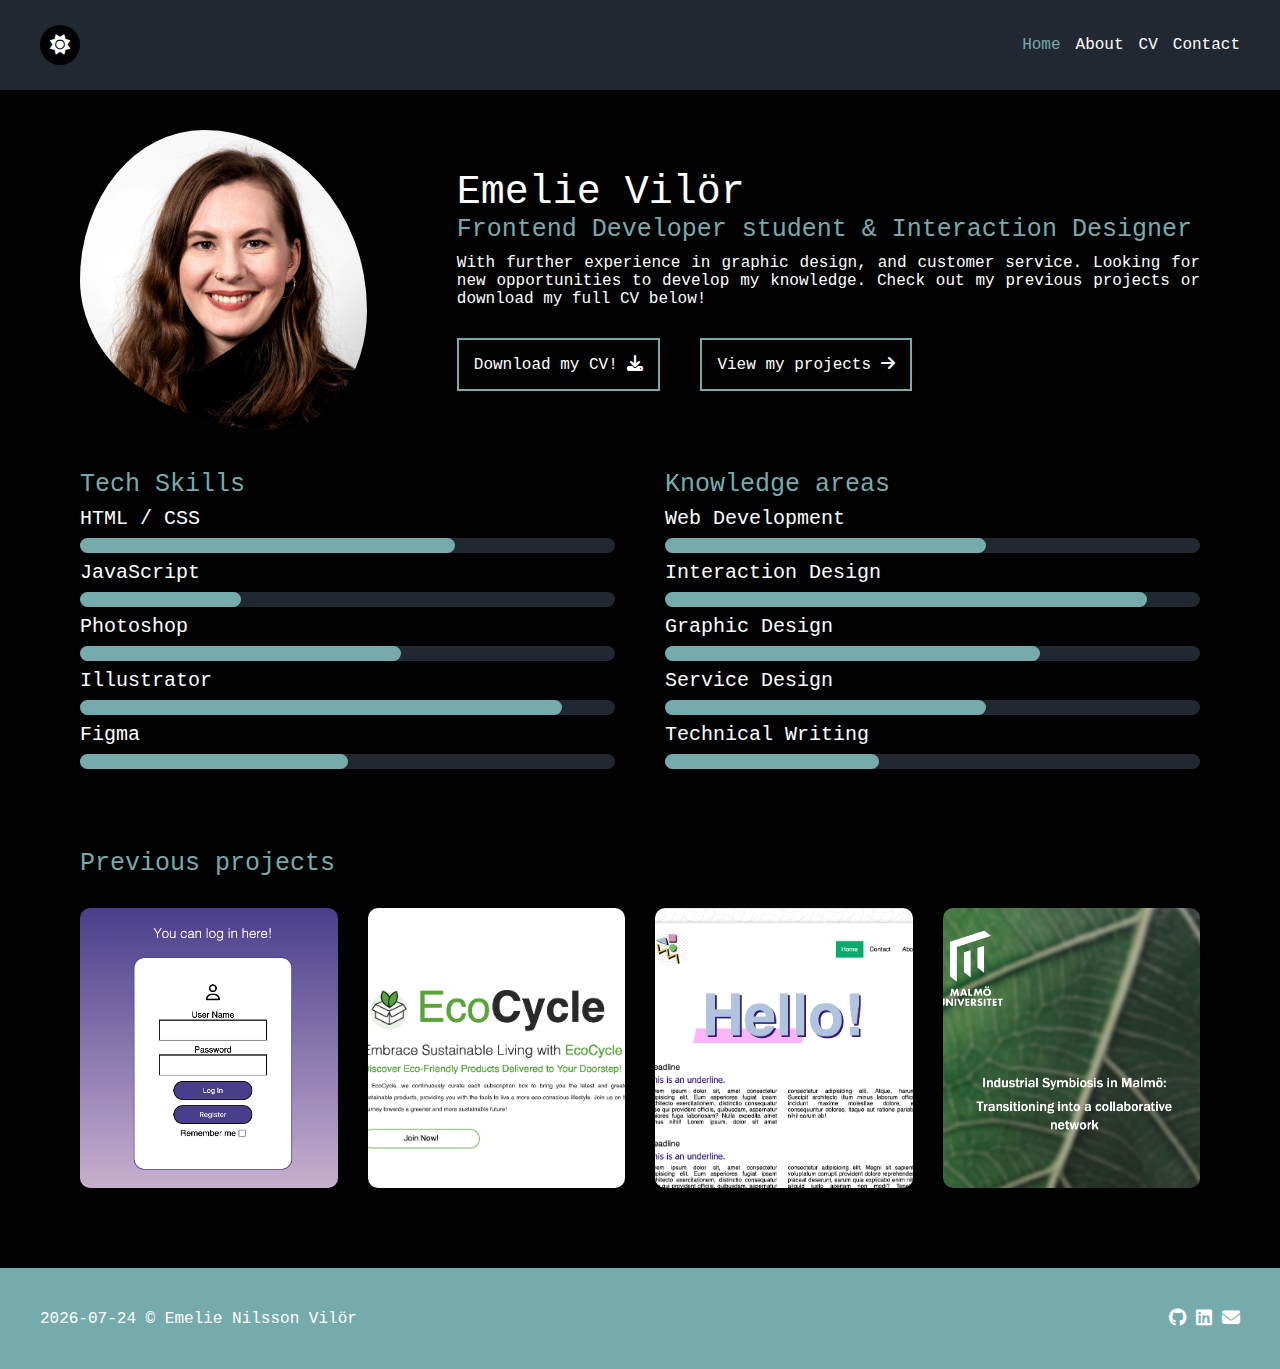
<file: index.html>
<!DOCTYPE html>
<html lang="en">
  <head>
    <meta charset="UTF-8" />
    <title>Inlämningsuppgift 3</title>

    <link rel="stylesheet" href="https://cdnjs.cloudflare.com/ajax/libs/font-awesome/6.7.2/css/all.min.css" 
    integrity="sha512-Evv84Mr4kqVGRNSgIGL/F/aIDqQb7xQ2vcrdIwxfjThSH8CSR7PBEakCr51Ck+w+/U6swU2Im1vVX0SVk9ABhg==" 
    crossorigin="anonymous" referrerpolicy="no-referrer" />

    <link rel="stylesheet" href="/style.css" />
  </head>
  <body>
    <nav class="top-nav">
      <button class="modeBtn"><i class="top-logo fa-solid fa-sun"></i>
        <i class=" top-logo2 fa-solid fa-moon"></i></button>
      
      <i class="menu-icon fa fa-bars"></i>

      <ul class="menu">
        <li><a class= "menu-item active" href="/index.html">Home</a></li>
        <li><a class= "menu-item" href="/about.html">About</a></li>
        <li> <a class= "menu-item" href="/cv.html">CV</a></li>
        <li><a class= "menu-item" href="/contact.html">Contact</a></li>
      </ul>


    </nav>

    <header>
      <img
        class="ProfilePicture"
        src="/images/4.jpg"
        alt="ProfilePicture"
      />

      <div class="AboutMe">
        <h1>Emelie Vilör</h1>
        <h4>Frontend Developer student & Interaction Designer</h4>
        <p>With further experience in graphic design, and customer service.
          Looking for new opportunities to develop my knowledge.
          Check out my previous projects or download my full CV below!</p>
<div class="buttons">
          <a id="cvBtn" href="/documents/CV_2025.pdf" download="CV2025">Download my CV! <i class="fa-solid fa-download"></i></a>
          <a href="#" id="projectsBtn">View my projects <i class="fa-solid fa-arrow-right"></i></a>

        </div>
      </div>
    </header>

    <main>  

<div class="skills-container">
    <div class="tech-skills">
        <h4>Tech Skills</h4>
        <h2>HTML / CSS</h2>
        <div class="line line1"></div>
        <h2>JavaScript</h2>
        <div class="line line2"></div>
        <h2>Photoshop</h2>
        <div class="line line3"></div>
        <h2>Illustrator</h2>
        <div class="line line4"></div>
        <h2>Figma</h2>
        <div class="line line5"></div>
    </div>

    <div class="knowledge-areas">
      <h4>Knowledge areas</h4>

      <h2>Web Development</h2>
      <div class="line line6"></div>
      <h2>Interaction Design</h2>
      <div class="line line7"></div>
      <h2>Graphic Design</h2>
      <div class="line line8"></div>
      <h2>Service Design</h2>
      <div class="line line9"></div>
      <h2>Technical Writing</h2>
      <div class="line line10"></div>
  </div>
</div>

    <h4>Previous projects</h4>

        <div class="projects-container">
          <div class="card">
            <img alt="" src="/images/project1.png">
            <div class="overlay">
              <h2>Login Page</h2>
              <p>This project was made for my studies in Front end development at Borås Yrkeshögskola.</p><button id="modalBtn1">Learn More</button>
            </div>
          </div>
          <div class="card">
            <img alt="" src="/images/project2.png">
            <div class="overlay">
              <h2>EcoCycle</h2>
              <p>This is a fake website made for practicing HTML and Css layout. All text content are made by my prompts to ChatGpt.</p><button id="modalBtn2">Learn More</button>
            </div>
          </div>
          <div class="card">
            <img alt="" src="/images/project3.png">
            <div class="overlay">
              <h2>HTML/CSS Layout</h2>
              <p>Simple layout test in HTML/CSS.</p><button id="modalBtn3">Learn More</button>
            </div>
          </div>
          <div class="card">
            <img alt="" src="/images/project4.png">
            <div class="overlay">
              <h2>Master Thesis Project</h2>
              <p>This project was made for my Master thesis in Interaction Design at Malmö University.</p><button id="modalBtn4">Learn More</button>
            </div>
          </div>
        </div>

<!-- Project 1 Modal -->
<div id="Modal1">

  <!-- Modal content -->
  <div class="modal-content">
    <div class="modal-header">
      <div class="project-heading">
      <h2>Login Page</h2>
      <h3>Project made in HTML/CSS</h3>
    </div>
      <span class="close1"><i class="fa fa-x"></i></span>
    </div>
    <div class="modal-body">
      <img src="/images/project1.png" alt="project1">
      <div class="modal-text">
        <p>Lorem ipsum dolor sit, amet consectetur adipisicing elit. Nisi corrupti voluptates laboriosam reprehenderit in aliquid beatae minus perspiciatis possimus sapiente, architecto tenetur eligendi non vitae quibusdam inventore natus error saepe, quos nobis odit provident? Non.</p>
        <p class="tools">Made with: <i class="fa-brands fa-html5"></i><i class="fa-brands fa-css"></i></p>
        <a href="https://github.com/EmelieVilor/Uppgift1-Login-F25D">GitHub link</a>
      </div>
  </div>
</div>
</div>

<!-- Project 2 Modal -->
<div id="Modal2">

  <!-- Modal content -->
  <div class="modal-content">
    <div class="modal-header">
      <div class="project-heading">
      <h2>EcoCycle</h2>
      <h3>Fake website made with HTML/CSS</h3>
    </div>
      <span class="close2"><i class="fa fa-x"></i></span>
    </div>
    <div class="modal-body">
      <img src="/images/project2.png" alt="project1">
      <div class="modal-text">
        <p>Lorem ipsum dolor sit, amet consectetur adipisicing elit. Nisi corrupti voluptates laboriosam reprehenderit in aliquid beatae minus perspiciatis possimus sapiente, architecto tenetur eligendi non vitae quibusdam inventore natus error saepe, quos nobis odit provident? Non.</p>
        <p class="tools">Made with: <i class="fa-brands fa-html5"></i><i class="fa-brands fa-css"></i></p>
        <a href="https://github.com/EmelieVilor/Portfolio-example">GitHub link</a>
      </div>
  </div>
</div>
</div>

<!-- Project 3 Modal -->
<div id="Modal3">

  <!-- Modal content -->
  <div class="modal-content">
    <div class="modal-header">
      <div class="project-heading">
      <h2>Web Layout</h2>
      <h3>Project made in HTML/CSS</h3>
    </div>
      <span class="close3"><i class="fa fa-x"></i></span>
    </div>
    <div class="modal-body">
      <img src="/images/project3.png" alt="project1">
      <div class="modal-text">
        <p>Lorem ipsum dolor sit, amet consectetur adipisicing elit. Nisi corrupti voluptates laboriosam reprehenderit in aliquid beatae minus perspiciatis possimus sapiente, architecto tenetur eligendi non vitae quibusdam inventore natus error saepe, quos nobis odit provident? Non.</p>
        <p class="tools">Made with: <i class="fa-brands fa-html5"></i><i class="fa-brands fa-css"></i></p>
        <a href="https://github.com/EmelieVilor/Exempel-4">GitHub link</a>
      </div>
  </div>
</div>
</div>

<!-- Project 4 Modal -->
<div id="Modal4">

  <!-- Modal content -->
  <div class="modal-content">
    <div class="modal-header">
      <div class="project-heading">
      <h2>Master Thesis</h2>
      <h3>Project made for my Master thesis in Interaction Design</h3>
    </div>
      <span class="close4"><i class="fa fa-x"></i></span>
    </div>
    <div class="modal-body">
      <img src="/images/project4.png" alt="project1">
      <div class="modal-text">
        <p>Lorem ipsum dolor sit, amet consectetur adipisicing elit. Nisi corrupti voluptates laboriosam reprehenderit in aliquid beatae minus perspiciatis possimus sapiente, architecto tenetur eligendi non vitae quibusdam inventore natus error saepe, quos nobis odit provident? Non.</p>

        <a href="/documents/Emelie_Larsson_TP2_revised.pdf" download="EmelieThesis">Read more</a>
      </div>
  </div>
</div>
</div>
    </main>

    <footer>

      <div class="date-name">
        <p id="date"></p>
      </div>

      <div class="links">
        <div class ="logo"><a href="https://github.com/EmelieVilor" target="_blank"><i class="fa-brands fa-github"></i></a></div>
        <div class ="logo"><a href="https://www.linkedin.com/in/emelie-vilor/" target="_blank"><i class="fa-brands fa-linkedin"></i></a></div>
        <div class ="logo"> <a href="mailto:#"><i class="fa-solid fa-envelope"></i></a> </div>
      </div>


    </footer>

    <script src="/Script/indexScript.js"></script>
  </body>
</html>
</file>
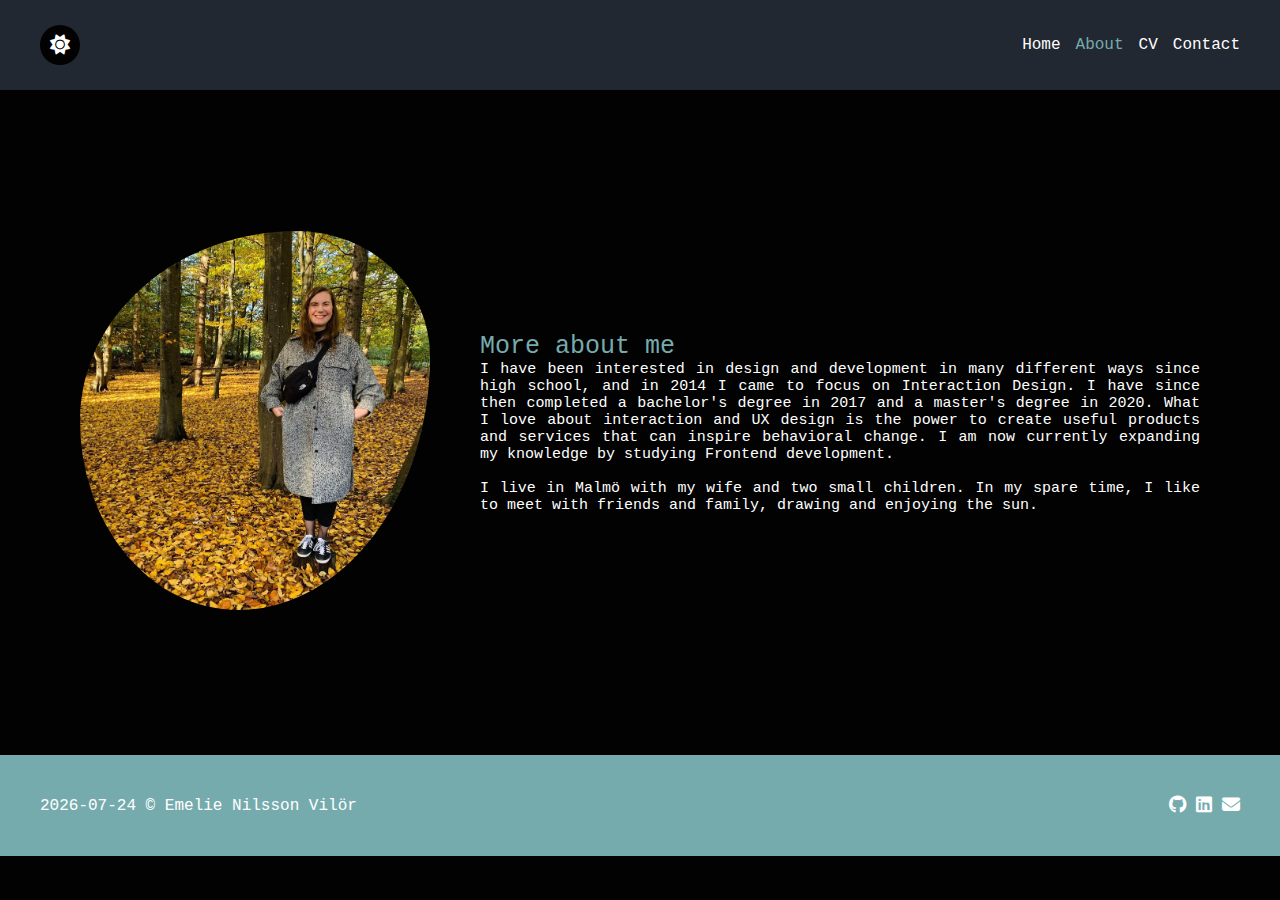
<file: about.html>
<!DOCTYPE html>
<html lang="en">
<head>
    <meta charset="UTF-8">
    <meta name="viewport" content="width=device-width, initial-scale=1.0">
    <title>Inlämningsuppgift 3 - About</title>
    <link rel="stylesheet" href="https://cdnjs.cloudflare.com/ajax/libs/font-awesome/6.7.2/css/all.min.css" 
    integrity="sha512-Evv84Mr4kqVGRNSgIGL/F/aIDqQb7xQ2vcrdIwxfjThSH8CSR7PBEakCr51Ck+w+/U6swU2Im1vVX0SVk9ABhg==" 
    crossorigin="anonymous" referrerpolicy="no-referrer" />

    <link rel="stylesheet" href="/style.css">
</head>

<body>
  <nav class="top-nav">
    <button class="modeBtn"><i class="top-logo fa-solid fa-sun"></i>
      <i class=" top-logo2 fa-solid fa-moon"></i></button>

    <i class="menu-icon fa fa-bars"></i>

    <ul class="menu">
      <li><a class= "menu-item" href="/index.html">Home</a></li>
      <li><a class= "menu-item active" href="/about.html">About</a></li>
      <li> <a class= "menu-item" href="/cv.html">CV</a></li>
      <li><a class= "menu-item" href="/contact.html">Contact</a></li>
    </ul>


</nav>

      <main>
        <div class="about-container">
          <div class="image-container">
          <img id="about_picture" src="/images/aboutme.JPG" alt="">
        </div>

          <div class="about_text">
          <h4>More about me</h4>
          <h3>I have been interested in design and development in many different ways since high school, and in 2014 I came to focus on Interaction Design. I have since then completed a bachelor's degree in 2017 and a master's degree in 2020. 
            What I love about interaction and UX design is the power to create useful products and services that can inspire behavioral change. I am now currently expanding my knowledge by studying Frontend development. <br><br>
            I live in Malmö with my wife and two small children. In my spare time, I like to meet with friends and family, drawing and enjoying the sun.</h3>
          </div>
          </div>

      </main>


      <footer>
        <div class="date-name">
          <p id="date"></p>
        </div>
  
        <div class="links">
          <div class ="logo"><a href="https://github.com/EmelieVilor" target="_blank"><i class="fa-brands fa-github"></i></a></div>
          <div class ="logo"><a href="https://www.linkedin.com/in/emelie-vilor/" target="_blank"><i class="fa-brands fa-linkedin"></i></a></div>
          <div class ="logo"> <a href="mailto:#"><i class="fa-solid fa-envelope"></i></a> </div>
        </div>
      </footer>

      <script src="/Script/aboutScript.js"></script>

</body>
</file>
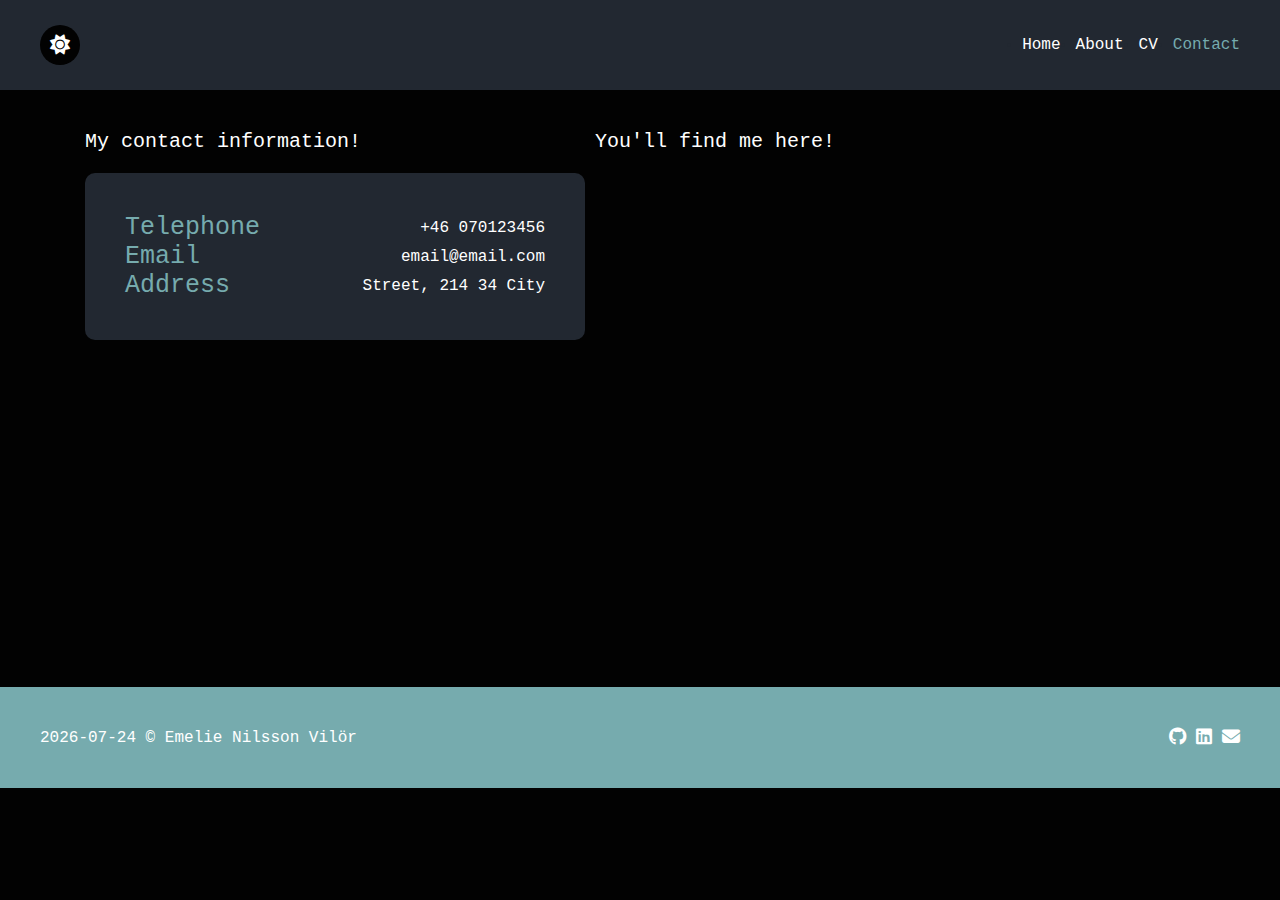
<file: contact.html>
<!DOCTYPE html>
<html lang="en">
<head>
    <meta charset="UTF-8">
    <meta name="viewport" content="width=device-width, initial-scale=1.0">
    <title>Inlämningsuppgift 3 - Contact</title>

    <link rel="stylesheet" href="https://cdnjs.cloudflare.com/ajax/libs/font-awesome/6.7.2/css/all.min.css" 
    integrity="sha512-Evv84Mr4kqVGRNSgIGL/F/aIDqQb7xQ2vcrdIwxfjThSH8CSR7PBEakCr51Ck+w+/U6swU2Im1vVX0SVk9ABhg==" 
    crossorigin="anonymous" referrerpolicy="no-referrer" />

    <link rel="stylesheet" href="/style.css">

</head>
<body>

  <nav class="top-nav">
    <button class="modeBtn"><i class="top-logo fa-solid fa-sun"></i>
      <i class=" top-logo2 fa-solid fa-moon"></i></button>

  <i class="menu-icon fa fa-bars"></i>

  <ul class="menu">
    <li><a class= "menu-item" href="/index.html">Home</a></li>
    <li><a class= "menu-item" href="/about.html">About</a></li>
    <li> <a class= "menu-item" href="/cv.html">CV</a></li>
    <li><a class= "menu-item active" href="/contact.html">Contact</a></li>
  </ul>


</nav>

    <main>

      <div class="contact-container">

        <div class="contact">
          <h2>My contact information!</h2>
<div class="contact-card">
  <div class="telephone">
    <h4>Telephone</h4>
    <p>+46 070123456</p>
  </div>
  <div class="email">
    <h4>Email</h4>
    <p>email@email.com</p>
  </div>
  <div class="address">
    <h4>Address</h4>
    <p>Street, 214 34 City</p>
  </div>
  </div>
</div>

  <div class="map">
    <h2>You'll find me here!</h2>
    <iframe src="https://www.google.com/maps/embed?pb=!1m18!1m12!1m3!1d144372.77614665346!2d12.851166333720176!3d55.57025208975961!2m3!1f0!2f0!3f0!3m2!1i1024!2i768!4f13.1!3m3!1m2!1s0x465305a574c491ff%3A0xd3a905dfbd4888e5!2zTWFsbcO2!5e0!3m2!1ssv!2sse!4v1739444570795!5m2!1ssv!2sse" width="600" height="450" style="border:0;" allowfullscreen="" loading="lazy" referrerpolicy="no-referrer-when-downgrade"></iframe>
  </div>
</div>

    </main>


    <footer>
      <div class="date-name">
        <p id="date"></p>
      </div>

      <div class="links">
        <div class ="logo"><a href="https://github.com/EmelieVilor" target="_blank"><i class="fa-brands fa-github"></i></a></div>
        <div class ="logo"><a href="https://www.linkedin.com/in/emelie-vilor/" target="_blank"><i class="fa-brands fa-linkedin"></i></a></div>
        <div class ="logo"> <a href="mailto:#"><i class="fa-solid fa-envelope"></i></a> </div>
      </div>
    </footer>

    <script src="/Script/contactScript.js"></script>
    
</body>
</html>
</file>
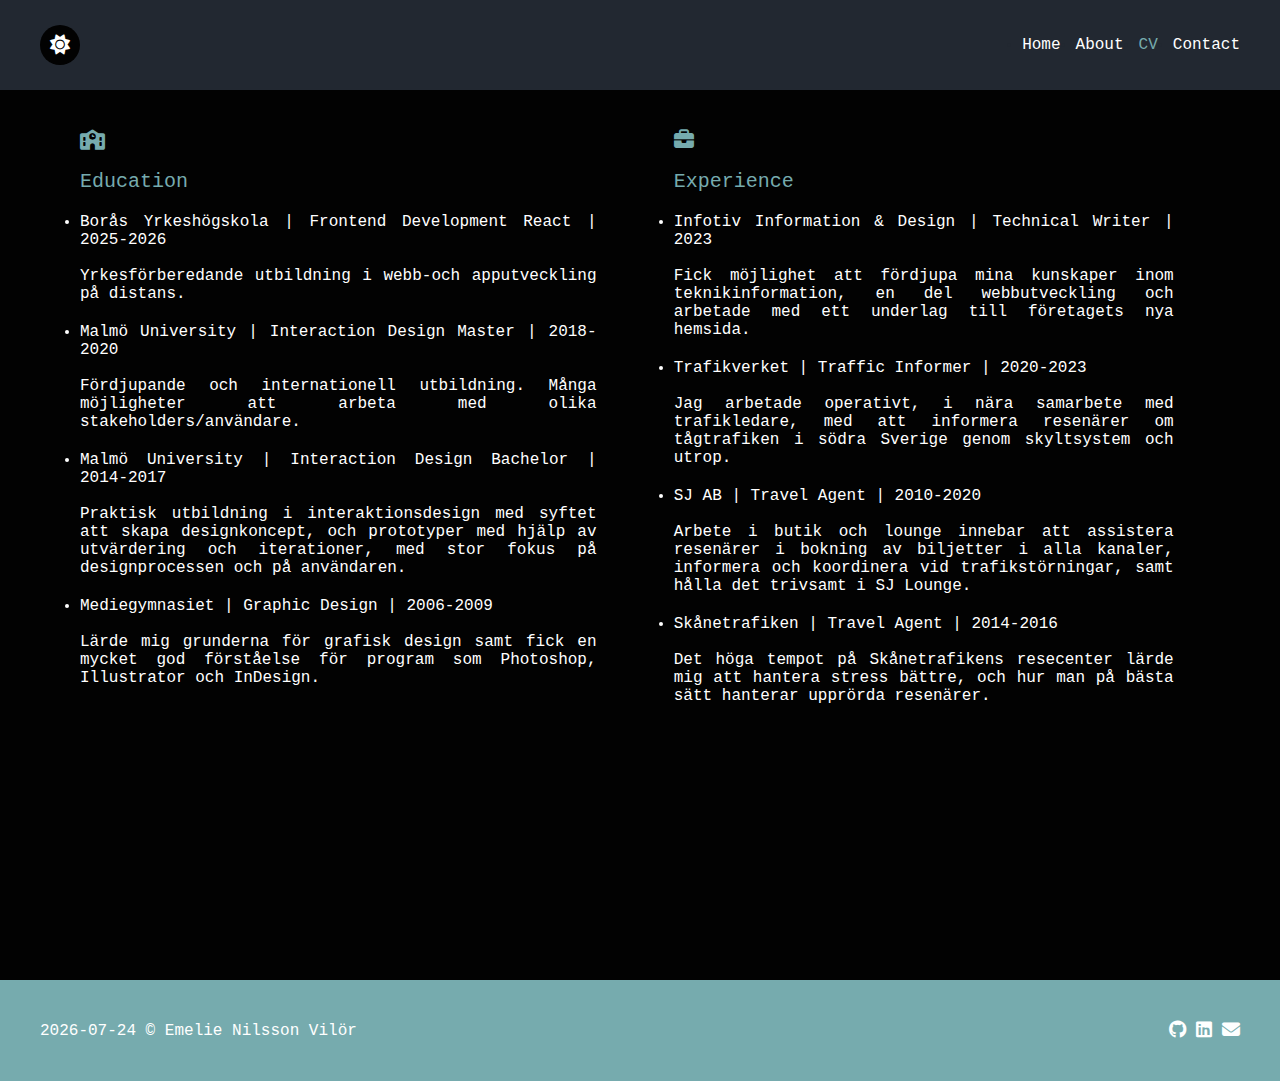
<file: cv.html>
<!DOCTYPE html>
<html lang="en">
<head>
    <meta charset="UTF-8" />
    <title>Inlämningsuppgift 3 - CV</title>
  
    <link rel="stylesheet" href="https://cdnjs.cloudflare.com/ajax/libs/font-awesome/6.7.2/css/all.min.css" 
    integrity="sha512-Evv84Mr4kqVGRNSgIGL/F/aIDqQb7xQ2vcrdIwxfjThSH8CSR7PBEakCr51Ck+w+/U6swU2Im1vVX0SVk9ABhg==" 
    crossorigin="anonymous" referrerpolicy="no-referrer" />

    <link rel="stylesheet" href="/style.css" />
  
</head>
<body>
  <nav class="top-nav">
    <button class="modeBtn"><i class="top-logo fa-solid fa-sun"></i>
      <i class=" top-logo2 fa-solid fa-moon"></i></button>

  <i class="menu-icon fa fa-bars"></i>

  <ul class="menu">
    <li><a class= "menu-item" href="/index.html">Home</a></li>
    <li><a class= "menu-item" href="/about.html">About</a></li>
    <li> <a class= "menu-item active" href="/cv.html">CV</a></li>
    <li><a class= "menu-item" href="/contact.html">Contact</a></li>
  </ul>


</nav>

<main id="CV">

  <!-- <div class="full-resume-container">
    <div class="experience-container">

      <div class="timeline">
        <h4 class="resume-heading"><i class="fa-solid fa-briefcase"></i> Experience</h4>
      <div class="experience"><div class="circle"></div> <div class="description"><h2>Infotiv</h2> <h3>2023 | Technical Writer</h3></div></div>
      <div class="experience"><div class="circle"></div> <div class="description"><h2>Trafikverket</h2> <h3>2020-2023 | Traffic Informer</h3></div></div>
      <div class="experience"><div class="circle"></div> <div class="description"><h2>SJ AB</h2> <h3>2010-2020 | Travel Agent</h3></div></div>
      <div class="experience"><div class="circle"></div> <div class="description"><h2>Skånetrafiken</h2> <h3>2014-2016 | Travel Agent</h3></div></div>
    </div>
  </div>

  <div class="education-container">
    <div class="timeline">
      <h4 class="resume-heading"><i class="fa-solid fa-school"></i> Education</h4>
    <div class="experience"><div class="circle"></div> <div class="description"><h2>Frontend Developer React</h2> <h3>2025-2026 | Borås YH, Higher Vocational Education</h3></div></div>
    <div class="experience"><div class="circle"></div> <div class="description"><h2>Interaction Design</h2> <h3>2018-2020 | Malmö University, Master Degree</h3></div></div>
    <div class="experience"><div class="circle"></div> <div class="description"><h2>Interaction Design</h2> <h3>2014-2027 | Malmö University, Bachelor Degree</h3></div></div>
    <div class="experience"><div class="circle"></div> <div class="description"><h2>Graphic Design</h2> <h3>2006-2009 | Gymnasium</h3></div></div>
    </div>
    </div>
  </div> -->
<div class="cvContainer">
  <div>
    <h2 id="title"><i class="fa-solid fa-school"></i><h2 id="edTitle">Laddar .........</h2></h2>
    <ul id="edFilelist"><br></ul>
</div>

<div>
  <h2 id="title"><i class="fa-solid fa-briefcase"></i><h2 id="exTitle">Laddar .........</h2></h2>
    <ul id="exFilelist"></ul>
</div>

<!-- <div class="test">
  <ul>
    <li>List <br>Item 1
      <p>Lorem ipsum dolor sit, amet <br>consectetur adipisicing elit. Inventore aspernatur animi sunt, harum earum laboriosam voluptatum sapiente hic blanditiis eius.</p>
    </li>
    <li>List Item 2
      <p>Lorem ipsum dolor sit, amet consectetur adipisicing elit. Inventore aspernatur animi sunt, harum earum laboriosam voluptatum sapiente hic blanditiis eius.</p>
    </li>
    <li>List Item 3
      <p>Lorem ipsum dolor sit, amet consectetur adipisicing elit. Inventore aspernatur animi sunt, harum earum laboriosam voluptatum sapiente hic blanditiis eius.</p>
    </li>
    <li>List Item 4
      <p>Lorem ipsum dolor sit, amet consectetur adipisicing elit. Inventore aspernatur animi sunt, harum earum laboriosam voluptatum sapiente hic blanditiis eius.</p>
    </li>
    <li>List Item 5
      <p>Lorem ipsum dolor sit, amet consectetur adipisicing elit. Inventore aspernatur animi sunt, harum earum laboriosam voluptatum sapiente hic blanditiis eius.</p>
    </li>
  </ul>
</div> -->

</div>


</main>

        <footer>
          <div class="date-name">
            <p id="date"></p>
          </div>
    
          <div class="links">
            <div class ="logo"><a href="https://github.com/EmelieVilor" target="_blank"><i class="fa-brands fa-github"></i></a></div>
            <div class ="logo"><a href="https://www.linkedin.com/in/emelie-vilor/" target="_blank"><i class="fa-brands fa-linkedin"></i></a></div>
            <div class ="logo"> <a href="mailto:#"><i class="fa-solid fa-envelope"></i></a> </div>
          </div>
    </footer>

    <script src="/Script/cvScript.js"></script>
    </body>
    </html>
</file>
<file: style.css>
* {
    box-sizing: border-box;
    margin: 0;
    padding: 0;
}

:root {
    --dark: #020202;
    --gray: #222831;
    --darkaccent: #5A9497;
    --accent: #76ABAE;
    --white: #ffffff;

}

.lightmode {
    --dark: #ffffff;
    --gray: #efefef;
    --darkaccent: #31363F;
    --accent: #90bfc2;
    --white: #222831;
    background-color: var(--dark);
    transition: all 0.8s;
}

body {
    height: 100vh;
    color: var(--gray);
    background-color: var(--dark);
    transition: all 0.8s;
}

main {
    margin: 40px 80px 40px 80px;
}

/*---------------------- TopNav --------------------- */
.top-nav {
    height: 10vh;
    background-color: var(--gray);
    padding: 40px;
    display: flex;
    position: relative;
    flex-direction: row;
    align-items: center;
    justify-content: space-between;
    text-decoration: none;
    height: 10vh;

}

.top-nav i {
    color: var(--white);
}

.top-logo {
    width: 15px;
    height: 15px;

}


.modeBtn {
    display: flex;
    align-items: center;
    justify-content: center;
    position: relative;
    background-color: var(--dark);
    border: none;
    border-radius: 50%;
    width: 40px;
    height: 40px;
    cursor: pointer;
    transition: all 0.8s;
}

.modeBtn i {
    position: absolute;
    top: 5px;
    left: 5px;
}

.modeBtn i:last-child {
    display: none;
}

.lightmode .modeBtn i:first-child {
    display: none;
}

.lightmode .modeBtn i:last-child {
    display: block;
    top: 5px;
    left: 8px;
}

ul {
    font-family: 'Courier New', Courier, monospace;
}

ul a {
    color: var(--white);
    text-decoration: none;
}

ul a:hover {
    color: var(--accent);
    cursor: pointer;
}

ul a:active {
    color: var(--accent);
}

.menu-icon {
    font-size: 20px;
    display: none;
    color: var(--white);
}

.active {
    color: var(--accent);
}

.menu {
    display: flex;
    flex-direction: row;
    gap: 15px;
    text-decoration: none;
    margin: 0;
    padding: 0;
}

.modeBtn i {
    font-size: 20px;
    padding: 5px;
}

h1 {
    font-family: 'Courier New', Courier, monospace;
    font-size: 40px;
    font-weight: 70;
    color: var(--white);
}

h2 {
    font-family: 'Courier New', Courier, monospace;
    font-weight: 70;
    font-size: 20px;
    color: var(--white);
}

h3 {
    font-family: 'Courier New', Courier, monospace;
    font-weight: 70;
    font-size: 15px;
    color: var(--white);
}

h4 {
    font-family: 'Courier New', Courier, monospace;
    color: var(--accent);
    font-weight: 70;
    font-size: 25px;
}

p {
    font-family: 'Courier New', Courier, monospace;
    color: var(--white);
    text-align: justify;
}

/*---------------------- Header --------------------- */

header {
    margin: 40px 80px 40px 80px;
    position: relative;
    display: flex;
    justify-content: center;
    align-items: center;
    gap: 50px;

}

.ProfilePicture {
    object-fit: cover;
    border-radius: 43% 57% 32% 68% / 50% 60% 40% 50%;
    height: 300px;
    margin-right: 40px;

}

.AboutMe {
    display: flex;
    flex-direction: column;
    width: 100%;
}

.AboutMe p {
    margin-top: 10px;
}

.buttons {
    display: flex;
    gap: 40px;
    margin-top: 30px;
}

#cvBtn {
    font-family: 'Courier New', Courier, monospace;
    text-decoration: none;
    padding: 15px;
    border: 2px solid var(--accent);
    background-color: var(--dark);
    color: var(--white);
    transition: 0.3s;
}

#projectsBtn {
    font-family: 'Courier New', Courier, monospace;
    text-decoration: none;
    padding: 15px;
    border: 2px solid var(--accent);
    background-color: var(--dark);
    color: var(--white);
    transition: 0.3s;

}

#cvBtn a:visited {
    text-decoration: none;
}

#cvBtn a:active {
    text-decoration: none;
}

#cvBtn:hover {
    background-color: var(--accent);
    color: var(--dark);
}

button a {
    font-size: 12px;
}

#projectsBtn:hover {
    background-color: var(--accent);
    color: var(--dark);
}


/*---------------------- Skills--------------------- */


.skills-container {
    display: flex;
    justify-content: space-between;
    gap: 50px;
    margin-bottom: 40px;
}

.tech-skills {
    display: flex;
    flex-direction: column;
    gap: 8px;
    width: 100%;
    margin-bottom: 40px;
}

.knowledge-areas {
    display: flex;
    flex-direction: column;
    gap: 8px;
    width: 100%;
    margin-bottom: 40px;
}

.line {
    height: 15px;
    max-width: 800px;
    line-height: 35px;
    font-size: 15px;
    padding: 0 0 0 10px;
    position: relative;
    background: var(--gray);
    border-radius: 50px;
    font-weight: 900;
}

.line::after {
    content: '';
    background: var(--accent);
    height: 15px;
    transition: 0.7s;
    display: block;
    width: 100%;
    animation: animate 1 4s;
    position: absolute;
    top: 0;
    left: 0;
    border-radius: 50px;
}

.line1::after {
    max-width: 70%;
}

.line2::after {
    max-width: 30%;
}

.line3::after {
    max-width: 60%;
}

.line4::after {
    max-width: 90%;
}

.line5::after {
    max-width: 50%;
}

.line6::after {
    max-width: 60%;
}

.line7::after {
    max-width: 90%;
}

.line8::after {
    max-width: 70%;
}

.line9::after {
    max-width: 60%;
}

.line10::after {
    max-width: 40%;
}

@keyframes animate {
    0% {
        width: 0;
    }

    100% {
        width: 100%;
    }
}


/*---------------------- Projects --------------------- */


.projects-container {
    display: flex;
    gap: 30px;
    margin-top: 30px;
    margin-bottom: 80px;
}

.card {
    height: 280px;
    width: 290px;
    position: relative;
    overflow: hidden;
    width: 50%;

}

.card img {
    width: 100%;
    height: 100%;
    border-radius: 10px;
    display: block;
    object-fit: cover;
    transition: transform 0.5s;
}

.overlay {
    width: 100%;
    height: 0;
    border-radius: 10px;
    background-color: var(--gray);
    position: absolute;
    left: 0;
    bottom: -4px;
    overflow: hidden;
    display: flex;
    align-items: center;
    justify-content: center;
    flex-direction: column;
    text-align: center;
    font-size: 14px;
    transition: height 0.5s;
}

.overlay p {
    margin-left: 30px;
    margin-right: 30px;
    text-align: justify;
}

.overlay button {
    margin-top: 10px;
    color: var(--white);
    background: var(--gray);
    text-decoration: none;
    font-size: 14px;
    font-family: 'Courier New', Courier, monospace;
    border: 2px solid var(--accent);
    padding: 15px;
    
}

.overlay button:hover {
    background-color: var(--accent);
    color: var(--gray);
    cursor: pointer;
}

.card:hover .overlay {
    bottom: 0;
    height: 100%;
}

/*---------------------- Modals --------------------- */

#Modal1, #Modal2, #Modal3, #Modal4 {
    display: none;
    position: fixed;
    z-index: 1;
    left:10%;
    top: 25%;
    width: 80%;
    overflow: auto;
    box-shadow: 0px 0px 500px 500px rgb(0 0 0 / 0.8);
}

.modal-content {
    position: relative;
    margin: auto;
    border: none;
    width: 100%;

    box-shadow: 0px 0px 500px 500px rgb(0 0 0 / 0.8);

}

.fa-x {
    color: var(--white);
    font-size: 20px; 
}

.fa-x:hover,
.fa-x:focus {
    color: var(--dark);
    text-decoration: none;
    cursor: pointer;
}

.modal-header {
    display: flex;
    justify-content: space-between;
    align-items: center;
    padding: 10px 16px;
    background-color: var(--accent);
    color: var(--white);
}

.modal-body {
    width: 100%;
    display: flex;
    justify-content: space-around;
    background-color: var(--gray);
    align-items: center;

}

.modal-body img {
    width: 350px;
    margin: 50px;
}

.modal-text {
    display: flex;
    flex-direction: column;
    gap: 25px;
    justify-content: space-between;
    align-items: center;


}

.modal-text p {
    text-align: justify;
    width: 80%;

}

.tools {
    display: flex;
    align-items: center;
    justify-content: center;
}

.modal-text i {
    font-size: 35px;
    margin: 10px;
}


.modal-text a {
    color: var(--white);
    background: var(--gray);
    text-decoration: none;
    font-size: 14px;
    font-family: 'Courier New', Courier, monospace;
    border: 2px solid var(--accent);
    padding: 15px;
    
}

.modal-text a:hover {
    background-color: var(--accent);
    color: var(--dark);
}

/*---------------------- CV --------------------- */

.full-resume-container {
    display: flex;
    justify-content: space-around;
}

.resume-heading {
    text-align: center;
}

.experience-container {
    display: flex;
    justify-content: center;
    align-items: left;
    margin-bottom: 40px;
}

.education-container {
    display: flex;
    justify-content: center;
    align-items: left;
    margin-bottom: 40px;

}

.timeline {
    display: flex;
    position: relative;
    flex-direction: column;
    justify-content: left;
    align-items: left;
    border-left: 2px solid var(--white);
}

.experience {
    display: flex;
    align-items: center;
    padding: 20px;
    margin: 20px;
    display: block;
    position: relative;
}

.circle {
    background-color: var(--dark);
    border-radius: 50%;
    height: 15px;
    width: 15px;
    border: 2px solid var(--white);
    margin-right: 20px;
    position: absolute;
    left: -28px;
    top: 25px;
}

#CV {
    height: 90vh;
}

.cvContainer {
    display: flex;
    gap: 50px;
    justify-content: space-around;
}

.cvContainer i {
    color: var(--accent);
}

.cvContainer #title {
    display: flex;
    margin-bottom: 20px;
}

.cvContainer li {
    color: var(--white);
    margin-bottom: 20px;
    text-align: justify;
    width: 95%;
}

#exTitle, #edTitle {
    color: var(--accent);
    margin-bottom: 20px;
}

#edFilelist, #exFilelist {
    white-space: pre-wrap;
}



/*---------------------- About --------------------- */

.about-container {
    display: flex;
    flex-direction: row;
    justify-content: space-between;
    align-items: center;
    gap: 50px;
    height: 65vh;
}

#about_picture {
    width: 350px;
    object-fit: cover;
    border-radius: 62% 38% 55% 45% / 50% 33% 67% 50%;
}

.about_text h3 {
    text-align: justify;

}


/*---------------------- Contact --------------------- */

.contact-container {
    display: flex;
    justify-content: space-around;
}

.contact-card {
    background-color: var(--gray);
    color: var(--white);
    padding: 40px;
    border-radius: 10px;
    margin-top: 20px;
    width: 500px;
}

iframe {
    margin-top: 20px;
    margin-bottom: 20px;
}

.telephone,
.email,
.address {
    display: flex;
    justify-content: space-between;
    align-items: center;
}





/*---------------------- Footer --------------------- */

footer {
    display: flex;
    justify-content: space-between;
    align-items: center;
    padding: 40px;
    text-align: center;
    background-color: var(--accent);
}

.links {
    font-size: 18px;
    display: flex;
    justify-content: center;
    gap: 10px;
}

.links a {
    color: var(--white);
}

footer p {
    color: var(--white);
    text-align: center;
}

.logo {
    color: var(--dark);
    transition: 0.3s;
}

.logo:hover {
    scale: 120%;
    cursor: pointer;
}




@media screen and (max-width: 1000px) {
    header {
        display: flex;
        flex-direction: column;
        align-items: center;
        text-align: center;
        margin: 30px 40px 20px 40px;
    }

    .buttons {
        display: grid;
        justify-content: center;
        align-items: center;
        gap: 20px;
    }

    .projects-container {
        display: grid;
        grid-template-columns: auto auto;

    }

    .card {
        width: 100%;
    }


     /*---------------------- Modals --------------------- */


    #Modal1, #Modal2, #Modal3, #Modal4 {

        left:10%;
        top: 0;
        overflow: scroll;
    }

    .modal-body {
        display: grid;
        justify-content: center;
        align-items: center;
        width: 100%;
        padding-bottom: 30px;
        padding-top: 30px;
    }

    .modal-body img{
        width: 80%;
        margin:auto;

    }

    .modal-body p{
        width: 80%;
    }

    .modal-text{
        margin: 0;
        gap: 5px;
    }

}




@media screen and (max-width: 700px) {

    main {
        margin: 30px 40px 20px 40px;
    }


    .menu-icon {
        display: block;
    }

    .menu {
        display: none;
        background-color: var(--gray);
        flex-direction: column;
        position: absolute;
        top: 10vh;
        right: 0;
        padding: 40px;
        z-index: 1;
    }

    .show {
        display: flex;
    }


    /*---------------------- Home page --------------------- */

    .skills-container {
        display: block;
        margin: 0;
    }

    .projects-container {
        display: grid;
        grid-template-columns: auto;
        justify-content: center;
        align-items: center;
        gap: 40px;
    }


    .card {
        width: 100%;
    }


     /*---------------------- Modals --------------------- */


    #Modal1, #Modal2, #Modal3, #Modal4 {

        left:10%;
        top: 5%;
    }

    .modal-body {
        display: grid;
        justify-content: center;
        align-items: center;
        width: 100%;
        padding-bottom: 30px;
        padding-top: 30px;
    }

    .modal-body img{
        width: 80%;
        margin:auto;

    }

    .modal-body p{
        width: 80%;
        margin-top: 10px;
    }

    .modal-text{
        margin: 0;
        gap: 5px;
    }


    /*---------------------- CV page --------------------- */
    .full-resume-container {
        display: flex;
        flex-direction: column;
        justify-content: left;
        align-items: left;
    }

    .skills-container {
        flex-direction: column;
    }

    .education-container {
        display: block;
        padding-left: 0;
    }

    .experience-container {
        display: block;
        padding-left: 0;
    }

    /*---------------------- About --------------------- */

    .about-container {
        display: grid;
        height: 100%;
        margin-bottom: 50px;
    }

    /*---------------------- Contact --------------------- */

    .contact-container {
        display: block;
        gap: 40px;
    }

    iframe {
        width: 100%;
    }

    .contact-card {
        width: 100%;
        margin-bottom: 50px;
        padding: 20px;
    }

}
</file>
